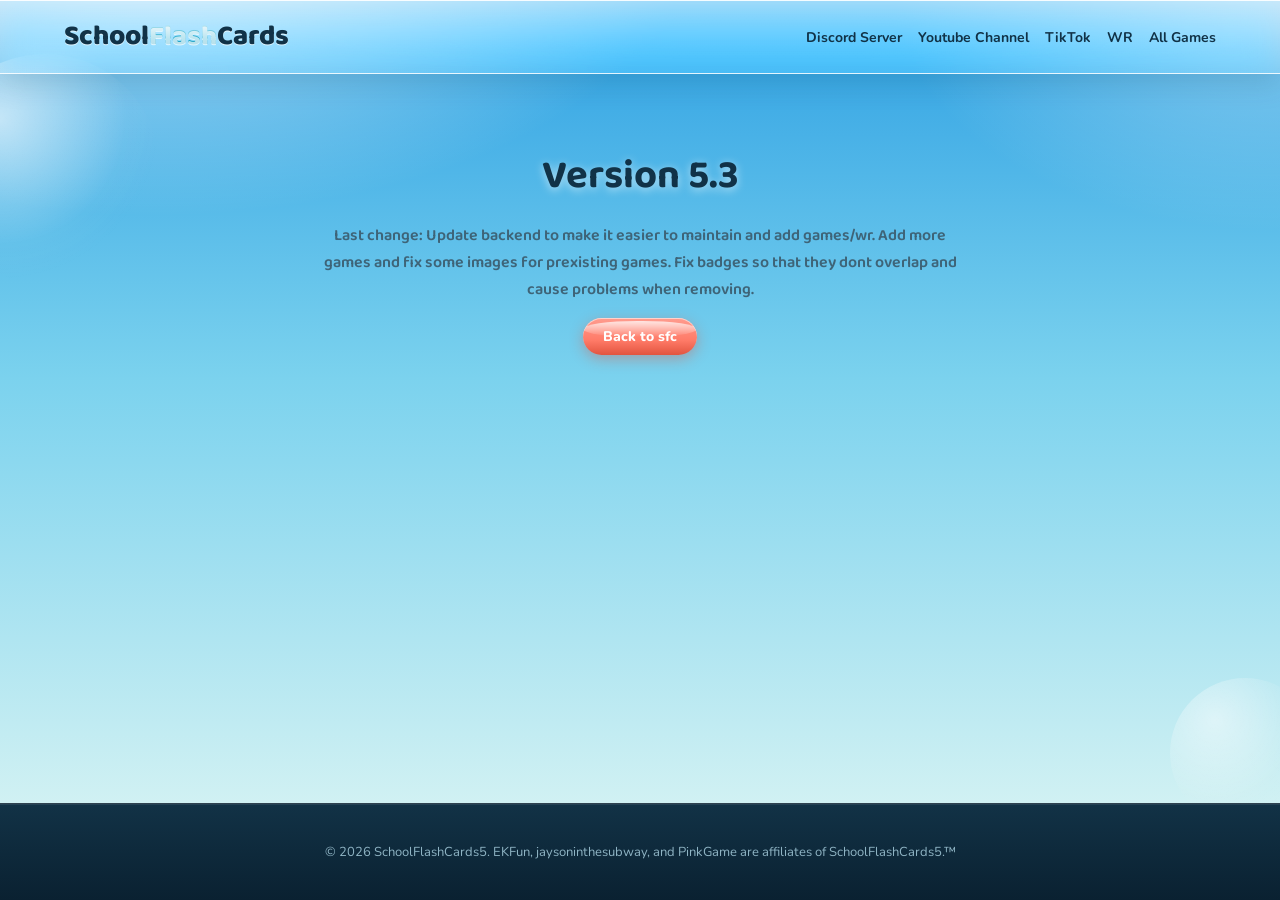
<file: info.html>
<!DOCTYPE HTML>
<html lang="en">
<head>
    <meta charset="UTF-8">
    <meta name="viewport" content="width=device-width, initial-scale=1.0">
    <title>SchoolFlashCards5 - Info</title>
    <link rel="shortcut icon" href="logo.png" />
    <link rel="stylesheet" href="aero.css" />

    <style>
        /* ---- page-only rules: info page specifics ---- */
        body{ display:flex; flex-direction:column; min-height:100vh; }

        .infostuff{
            position:relative; z-index:1;
            display:flex; flex-direction:column; align-items:center;
            justify-content:flex-start; text-align:center;
            padding:70px 24px; flex:1; gap:14px;
        }
        .infostuff h1{ font-size:40px; color:var(--dark); text-shadow:0 2px 10px rgba(255,255,255,.6); }
        .infostuff h3{ font-weight:600; font-size:16px; max-width:640px; line-height:1.7; color:var(--ink-soft); }
    </style>
</head>

<body>

    <header>
        <div class="container">
            <div class="header-content">
                <a href="games" class="logo">School<span>Flash</span>Cards</a>

                <nav>
                    <ul>
                        <li><a href="https://discord.gg/GnVUkcsfMw">Discord Server</a></li>
                        <li><a href="https://www.youtube.com/@SFC3GH">Youtube Channel</a></li>
                        <li><a href="https://www.tiktok.com/@schoolflashcards3_gh">TikTok</a></li>
                        <li><a href="wr">WR</a></li>
                        <li><a href="games">All Games</a></li>
                    </ul>
                </nav>
            </div>
        </div>
    </header>

    <div class="infostuff">
        <h1>Version 5.3</h1>
        <h3>Last change: Update backend to make it easier to maintain and add games/wr. Add more games and fix some images for prexisting games. Fix badges so that they dont overlap and cause problems when removing.</h3>
        <button class="play-btn" onclick="window.location.href='games';">Back to sfc</button>
    </div>

    <footer>
        <div class="container">
            <p class="copyright">
                © 2026 SchoolFlashCards5. EKFun, jaysoninthesubway, and PinkGame are affiliates of SchoolFlashCards5.™
            </p>
        </div>
    </footer>

</body>
</html>
</file>
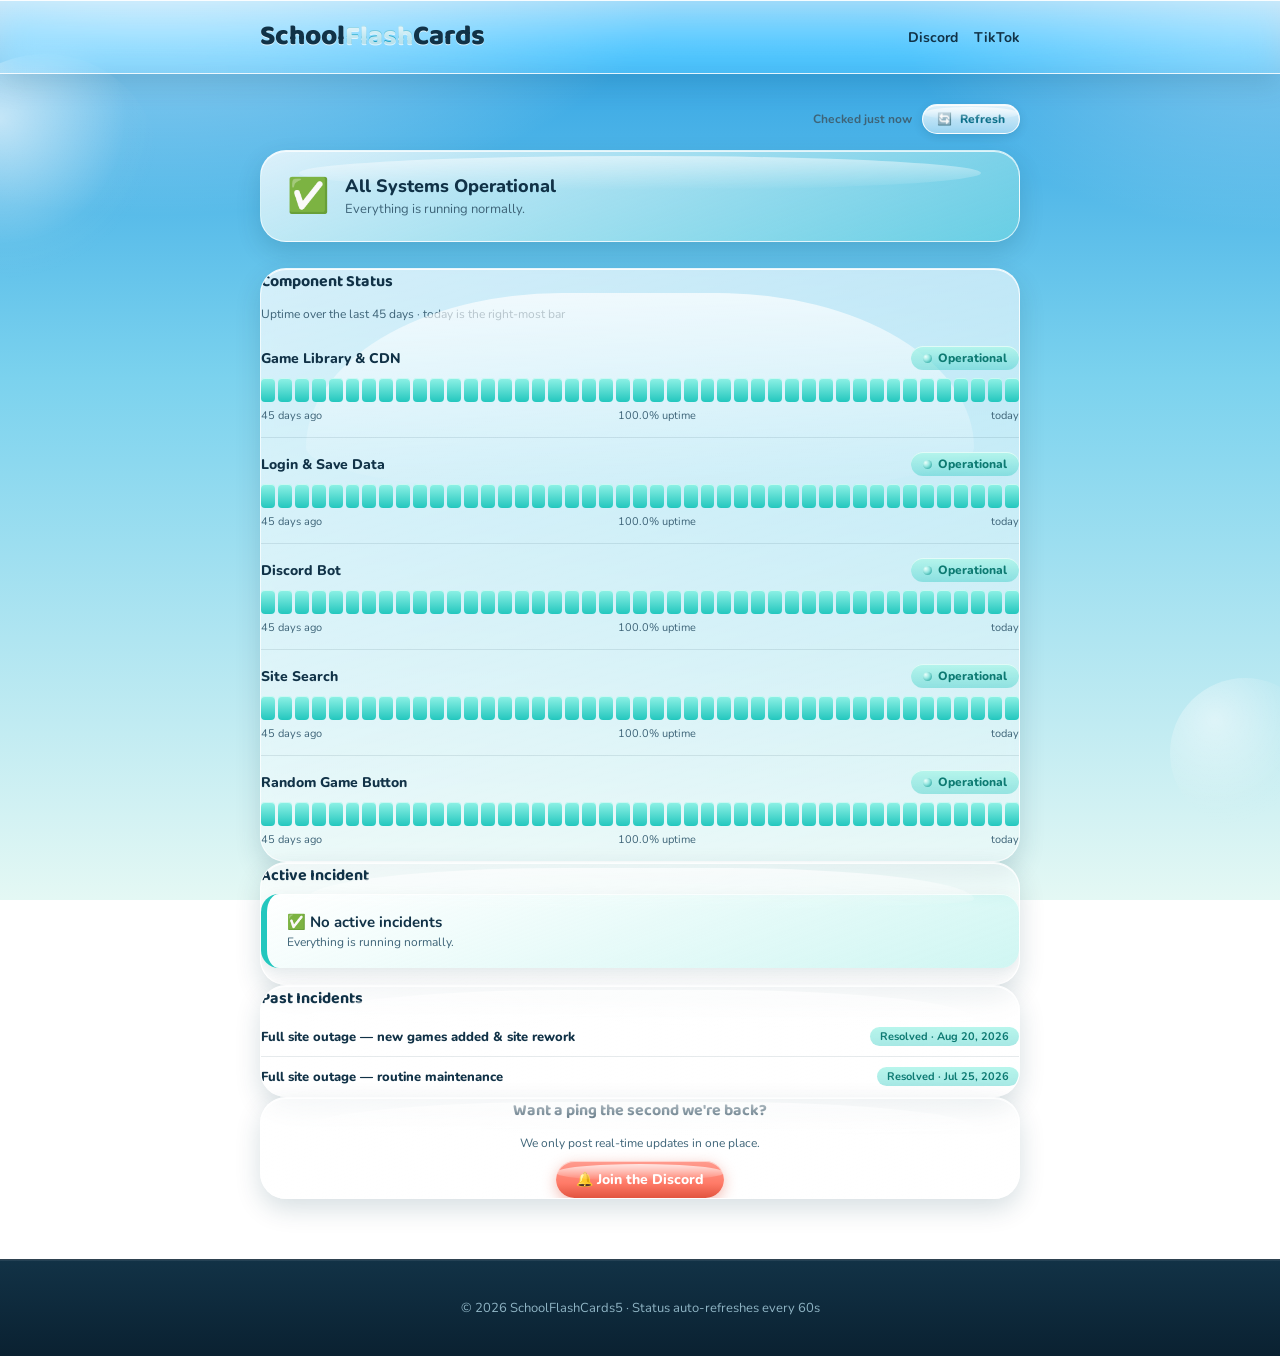
<file: status.html>
<!DOCTYPE html>
<html lang="en">
<head>
<meta charset="UTF-8"/>
<meta name="viewport" content="width=device-width, initial-scale=1.0" />
<title>SchoolFlashCards5 - System Status</title>
<link rel="icon" href="data:image/svg+xml,<svg xmlns='http://www.w3.org/2000/svg' viewBox='0 0 100 100'><text y='.9em' font-size='90'>%F0%9F%94%A7</text></svg>">
<link rel="stylesheet" href="aero.css" />
<style>
    /* ---- page-only rules: status page specifics ---- */
    .container{ width:92%; max-width:760px; }
    main{ position:relative; z-index:1; padding:30px 0 60px; }

    .last-checked{
        display:flex; align-items:center; justify-content:flex-end; gap:10px;
        font-size:12px; color:var(--ink-soft); font-weight:700; margin-bottom:16px;
    }
    .refresh-btn{ font-size:12px; padding:6px 14px; }
    .refresh-icon{ display:inline-block; transition:transform .5s; }
    .refresh-icon.spin{ transform:rotate(360deg); }

    .overall-banner{
        position:relative; overflow:hidden;
        border-radius: var(--r-lg); padding:22px 26px; margin-bottom:26px;
        display:flex; align-items:center; gap:16px;
        border:1px solid rgba(255,255,255,.7);
        box-shadow: 0 10px 24px rgba(8,55,75,.16), inset 0 1px 0 rgba(255,255,255,.75);
    }
    .overall-banner::after{
        content:""; position:absolute; left:5%; right:5%; top:5%; height:38%;
        background: linear-gradient(180deg, rgba(255,255,255,.55), rgba(255,255,255,0));
        border-radius:50%; pointer-events:none;
    }
    .overall-banner.state-maintenance{ background: linear-gradient(160deg, rgba(255,255,255,.82), rgba(255,222,89,.4)); }
    .overall-banner.state-operational{ background: linear-gradient(160deg, rgba(255,255,255,.78), rgba(120,230,220,.4)); }
    .overall-banner.state-outage{ background: linear-gradient(160deg, rgba(255,255,255,.82), rgba(255,123,104,.4)); }
    .overall-icon{ font-size:34px; position:relative; z-index:1; }
    .overall-title{ font-size:18px; font-weight:800; margin-bottom:2px; position:relative; z-index:1; }
    .overall-sub{ font-size:13px; color:var(--ink-soft); position:relative; z-index:1; }

    .card h2{ font-size:16px; margin-bottom:6px; }
    .card .card-sub{ font-size:12px; color:var(--ink-soft); margin-bottom:10px; }

    .component-row{ padding:14px 0; border-bottom:1px solid rgba(17,50,71,.1); position:relative; z-index:1; }
    .component-row:last-child{ border-bottom:none; }
    .component-top{ display:flex; justify-content:space-between; align-items:center; flex-wrap:wrap; gap:8px; margin-bottom:8px; }
    .component-name{ font-weight:800; font-size:14px; }

    .status-badge{
        display:inline-flex; align-items:center; gap:6px; font-size:12px; font-weight:800;
        padding:4px 12px; border-radius: var(--r-pill);
        box-shadow: inset 0 1px 0 rgba(255,255,255,.6);
    }
    .status-badge.operational{ background: linear-gradient(180deg, rgba(180,245,235,.95), rgba(35,199,190,.4)); color:#0d7a72; }
    .status-badge.maintenance{ background: linear-gradient(180deg, rgba(255,240,180,.95), rgba(255,222,89,.45)); color:#8a6d00; }
    .status-badge.outage{ background: linear-gradient(180deg, rgba(255,200,190,.95), rgba(255,123,104,.45)); color:#b23324; }

    .status-dot{ width:9px; height:9px; border-radius:50%; display:inline-block; box-shadow: inset -1px -1px 2px rgba(0,0,0,.15); }
    .status-dot.operational{ background: radial-gradient(circle at 30% 30%, #eafffb, var(--primary)); }
    .status-dot.maintenance{ background: radial-gradient(circle at 30% 30%, #fff6d0, var(--accent)); }
    .status-dot.outage{ background: radial-gradient(circle at 30% 30%, #ffe1da, var(--button)); }
    .status-dot.pulse{ animation:pulse 1.6s ease-in-out infinite; }
    @keyframes pulse{
        0%,100%{ box-shadow:0 0 0 0 rgba(17,50,71,.18); }
        50%{ box-shadow:0 0 0 5px rgba(17,50,71,0); }
    }

    .uptime-row{ display:flex; gap:3px; margin-bottom:6px; }
    .uptime-cell{ flex:1; height:24px; border-radius:4px; cursor:default; box-shadow: inset 0 1px 0 rgba(255,255,255,.55); }
    .uptime-cell.operational{ background: linear-gradient(180deg, #8ff2e6, var(--primary)); }
    .uptime-cell.maintenance{ background: linear-gradient(180deg, #fff0ad, var(--accent)); }
    .uptime-cell.outage{ background: linear-gradient(180deg, #ffb3a3, var(--button)); }

    .uptime-meta{ display:flex; justify-content:space-between; font-size:11px; color:var(--ink-soft); }

    .incident-card{
        position:relative; overflow:hidden;
        border-left:6px solid var(--accent);
        background: linear-gradient(160deg, rgba(255,255,255,.88), rgba(255,240,180,.4));
        border-radius: var(--r-md);
        padding:18px 20px; margin-bottom:16px;
        box-shadow: 0 6px 16px rgba(8,55,75,.12), inset 0 1px 0 rgba(255,255,255,.7);
    }
    .incident-title{ font-size:15px; font-weight:700; margin-bottom:2px; }
    .incident-sub{ font-size:12px; color:var(--ink-soft); margin-bottom:14px; }
    .timeline-entry{ display:flex; gap:12px; margin-bottom:12px; }
    .timeline-entry:last-child{ margin-bottom:0; }
    .timeline-time{ font-size:11px; color:var(--ink-soft); min-width:76px; padding-top:2px; }
    .timeline-body strong{ display:block; font-size:13px; margin-bottom:2px; }
    .timeline-body p{ font-size:13px; color:var(--ink-soft); line-height:1.4; }

    .past-incidents details{ border-top:1px solid rgba(17,50,71,.1); padding:10px 0; }
    .past-incidents details:first-of-type{ border-top:none; }
    .past-incidents summary{
        cursor:pointer; font-size:13px; font-weight:800; display:flex; justify-content:space-between;
        align-items:center; list-style:none;
    }
    .past-incidents summary::-webkit-details-marker{ display:none; }
    .past-incidents summary .resolved-tag{
        font-size:11px; font-weight:700;
        background: linear-gradient(180deg, rgba(180,245,235,.95), rgba(35,199,190,.4)); color:#0d7a72;
        padding:2px 10px; border-radius: var(--r-pill);
    }
    .past-incidents p{ font-size:12px; color:var(--ink-soft); margin-top:8px; line-height:1.5; }

    .subscribe-card{ text-align:center; }

    footer p{ font-size:13px; color:#8fb4c4; }

    @media (max-width:600px){
        .header-content{ flex-direction:column; text-align:center; }
        .overall-banner{ flex-direction:column; text-align:center; }
        .last-checked{ justify-content:center; }
    }
</style>
</head>
<body>

<header>
    <div class="container">
        <div class="header-content">
            <a href="games.html" class="logo">School<span>Flash</span>Cards</a>
            <nav>
                <ul>
                    <li><a href="https://discord.gg/GnVUkcsfMw" target="_blank">Discord</a></li>
                    <li><a href="https://www.tiktok.com/@schoolflashcards" target="_blank">TikTok</a></li>
                </ul>
            </nav>
        </div>
    </div>
</header>

<main>
    <div class="container">

        <div class="last-checked">
            <span id="lastCheckedText">Checked just now</span>
            <button class="refresh-btn" id="refreshBtn"><span class="refresh-icon" id="refreshIcon">🔄</span> Refresh</button>
        </div>

        <div class="overall-banner" id="overallBanner">
            <div class="overall-icon" id="overallIcon">✅</div>
            <div>
                <div class="overall-title" id="overallTitle">All Systems Operational</div>
                <div class="overall-sub" id="overallSub">Everything is running normally.</div>
            </div>
        </div>

        <div class="card">
            <h2>Component Status</h2>
            <p class="card-sub">Uptime over the last 45 days · today is the right-most bar</p>
            <div id="componentsList"></div>
        </div>

        <div class="card">
            <h2>Active Incident</h2>
            <div id="activeIncident"></div>
        </div>

        <div class="card past-incidents">
            <h2>Past Incidents</h2>
            <div id="pastIncidents"></div>
        </div>

        <div class="card subscribe-card">
            <h2>Want a ping the second we're back?</h2>
            <p class="card-sub">We only post real-time updates in one place.</p>
            <a class="discord-btn" href="https://discord.gg/GnVUkcsfMw" target="_blank">🔔 Join the Discord</a>
        </div>

    </div>
</main>

<footer>
    <div class="container">
        <p>© 2026 SchoolFlashCards5 · Status auto-refreshes every 60s</p>
    </div>
</footer>

<script>
(function(){
    const DAY_MS = 24 * 60 * 60 * 1000;

    // ---- Components ----
    // status: 'operational' | 'maintenance' | 'outage'
    //
    // Everything defaults to "operational". To flag something as down or
    // under maintenance, change its status AND add an "until" date/time.
    // Once that date/time passes, this page automatically treats it as
    // "operational" again on its own — you never have to remember to
    // change it back.
    //
    // "until" format: new Date(year, monthIndex, day, hour, minute)
    //   monthIndex is 0-based: Jan=0, Feb=1, ... Aug=7, Sep=8, ... Dec=11
    //   Example — mark the game library down until 6:00 PM on Sept 2, 2026:
    //   { name: "Game Library & CDN", status: "maintenance", until: new Date(2026, 8, 2, 18, 0) }
    const components = [
        { name: "Game Library & CDN", status: "operational" },
        { name: "Login & Save Data",  status: "operational" },
        { name: "Discord Bot",        status: "operational" },
        { name: "Site Search",        status: "operational" },
        { name: "Random Game Button", status: "operational" }
    ];

    function getEffectiveStatus(component){
        if (component.until && Date.now() >= component.until.getTime()){
            return "operational"; // the "until" date has passed — auto-revert
        }
        return component.status;
    }

    const statusLabel = {
        operational: "Operational",
        maintenance: "Under Maintenance",
        outage: "Down"
    };

    // Real fixed dates — the whole site was down on both of these days
    const FULL_SITE_OUTAGES = [
        new Date(2026, 7, 20),  // August 20, 2026
        new Date(2026, 6, 25)   // July 25, 2026
    ];
    function isSameDay(a, b){
        return a.getFullYear() === b.getFullYear() && a.getMonth() === b.getMonth() && a.getDate() === b.getDate();
    }

    function buildUptimeRow(component, index){
        const days = 45;
        let cellsHtml = "";
        let upCount = 0;

        for (let i = 0; i < days; i++){
            const dayOffset = days - 1 - i;
            const isToday = dayOffset === 0;
            const cellDate = new Date(Date.now() - dayOffset * DAY_MS);
            const isFullOutageDay = FULL_SITE_OUTAGES.some(d => isSameDay(d, cellDate));
            let state = "operational";

            if (isFullOutageDay){
                state = "outage";
            } else if (isToday){
                state = getEffectiveStatus(component);
            }

            if (state === "operational") upCount++;

            const dateStr = cellDate.toLocaleDateString(undefined, { month: "short", day: "numeric" });

            cellsHtml += `<div class="uptime-cell ${state}" title="${dateStr} · ${statusLabel[state]}"></div>`;
        }

        const pct = ((upCount / days) * 100).toFixed(1);
        return { cellsHtml, pct };
    }

    function renderComponents(){
        const list = document.getElementById("componentsList");
        list.innerHTML = components.map((c, i) => {
            const { cellsHtml, pct } = buildUptimeRow(c, i);
            const effective = getEffectiveStatus(c);
            const pulse = effective !== "operational" ? "pulse" : "";
            return `
                <div class="component-row">
                    <div class="component-top">
                        <span class="component-name">${c.name}</span>
                        <span class="status-badge ${effective}">
                            <span class="status-dot ${effective} ${pulse}"></span>
                            ${statusLabel[effective]}
                        </span>
                    </div>
                    <div class="uptime-row">${cellsHtml}</div>
                    <div class="uptime-meta">
                        <span>45 days ago</span>
                        <span>${pct}% uptime</span>
                        <span>today</span>
                    </div>
                </div>`;
        }).join("");
    }

    // ---- Active incident, generated automatically from component status ----
    // Nothing to edit here — this reflects whatever is set in the
    // `components` array above, and clears itself once an "until" date passes.
    function renderActiveIncident(){
        const affected = components
            .map(c => ({ c, effective: getEffectiveStatus(c) }))
            .filter(x => x.effective !== "operational");

        const container = document.getElementById("activeIncident");

        if (affected.length === 0){
            container.innerHTML = `
                <div class="incident-card" style="border-left-color:var(--primary); background:linear-gradient(160deg, rgba(255,255,255,.88), rgba(120,230,220,.35));">
                    <div class="incident-title">✅ No active incidents</div>
                    <div class="incident-sub" style="margin-bottom:0;">Everything is running normally.</div>
                </div>`;
            return;
        }

        container.innerHTML = affected.map(({ c, effective }) => {
            const untilText = c.until
                ? `Auto-resolves ${c.until.toLocaleString(undefined, { month: "short", day: "numeric", hour: "numeric", minute: "2-digit" })}`
                : "No auto-resolve time set yet.";
            return `
                <div class="incident-card">
                    <div class="incident-title">${c.name} — ${statusLabel[effective]}</div>
                    <div class="incident-sub" style="margin-bottom:0;">${untilText}</div>
                </div>`;
        }).join("");
    }

    // ---- Past incidents (dates computed relative to today) ----
    function renderPastIncidents(){
        const incidents = [
            { date: FULL_SITE_OUTAGES[0], title: "Full site outage — new games added &amp; site rework", detail: "The entire site was taken offline to add a batch of new games and rework parts of the site. Back online once everything shipped." },
            { date: FULL_SITE_OUTAGES[1], title: "Full site outage — routine maintenance",                 detail: "Standard scheduled maintenance, nothing out of the ordinary going on. Site was back online shortly after." }
        ];

        const html = incidents.map(inc => {
            const dateStr = inc.date.toLocaleDateString(undefined, { month: "short", day: "numeric", year: "numeric" });
            return `
                <details>
                    <summary>
                        <span>${inc.title}</span>
                        <span class="resolved-tag">Resolved · ${dateStr}</span>
                    </summary>
                    <p>${inc.detail}</p>
                </details>`;
        }).join("");

        document.getElementById("pastIncidents").innerHTML = html;
    }

    // ---- Overall banner, generated automatically from component status ----
    function renderOverallBanner(){
        const banner = document.getElementById("overallBanner");
        const icon = document.getElementById("overallIcon");
        const title = document.getElementById("overallTitle");
        const sub = document.getElementById("overallSub");

        const affected = components
            .map(c => ({ c, effective: getEffectiveStatus(c) }))
            .filter(x => x.effective !== "operational");

        banner.classList.remove("state-operational", "state-maintenance", "state-outage");

        if (affected.length === 0){
            banner.classList.add("state-operational");
            icon.textContent = "✅";
            title.textContent = "All Systems Operational";
            sub.textContent = "Everything is running normally.";
            return;
        }

        const names = affected.map(x => x.c.name).join(", ");
        if (affected.some(x => x.effective === "outage")){
            banner.classList.add("state-outage");
            icon.textContent = "🚨";
            title.textContent = "Partial Outage";
        } else {
            banner.classList.add("state-maintenance");
            icon.textContent = "🛠️";
            title.textContent = "Scheduled Maintenance In Progress";
        }
        sub.textContent = `${names} affected — everything else is running normally.`;
    }

    // ---- Live "last checked" ticker ----
    let lastCheckedAt = Date.now();
    function tickLastChecked(){
        const secs = Math.floor((Date.now() - lastCheckedAt) / 1000);
        const el = document.getElementById("lastCheckedText");
        if (secs < 5) el.textContent = "Checked just now";
        else if (secs < 60) el.textContent = `Checked ${secs}s ago`;
        else el.textContent = `Checked ${Math.floor(secs / 60)}m ago`;
    }

    function refreshAll(){
        lastCheckedAt = Date.now();
        tickLastChecked();
        renderComponents();
        renderOverallBanner();
        renderActiveIncident();
    }

    document.getElementById("refreshBtn").addEventListener("click", function(){
        const icon = document.getElementById("refreshIcon");
        icon.classList.add("spin");
        setTimeout(() => icon.classList.remove("spin"), 500);
        refreshAll();
    });

    renderComponents();
    renderOverallBanner();
    renderActiveIncident();
    renderPastIncidents();
    tickLastChecked();
    setInterval(tickLastChecked, 1000);
    setInterval(refreshAll, 60000);
})();
</script>

</body>
</html>
</file>
<file: aero.css>
/* ============================================================
   SchoolFlashCards5 — "Frutiger Aero" shared design system
   Linked from games.html, status.html, info.html, and wr.html.

   Every class name a page's own JavaScript builds at runtime
   (game-card, awardshii-btn, status-badge, wr-records h2, etc.)
   keeps its original name here — only the look underneath it
   changed. Nothing in this file should require touching the
   Firebase/Firestore or status-generator scripts.
   ============================================================ */

@import url('https://fonts.googleapis.com/css2?family=Baloo+2:wght@600;700;800&family=Nunito:wght@400;600;700;800&display=swap');

:root{
  /* sky + water, the Aero backdrop */
  --sky-top:     #2C9FE3;
  --sky-mid:     #7BD2EE;
  --sky-bottom:  #E4F8F4;

  /* brand accents — same roles as the old palette, glossier hues */
  --primary:     #23C7BE;   /* aero teal   (was #4ECDC4) */
  --secondary:   #1AA7CB;   /* deep aqua   (was #4ECDC4) */
  --accent:      #FFDE59;   /* sun yellow  (was #FFE66D) */
  --button:      #FF7B68;   /* coral       (was #FF6B6B) */
  --leaf:        #7ED957;   /* meadow green, "new" badges */
  --dark:        #113247;   /* marine ink  (was #292F36) */
  --light:       #EEFBFB;   /* pale aqua-white (was #F7FFF7) */
  --ink-soft:    #3E6478;   /* secondary text on glass */
  --ink-link:    #0C6F89;   /* link / hover blue */

  --r-lg: 26px;
  --r-md: 18px;
  --r-sm: 12px;
  --r-pill: 999px;
}

*{ box-sizing:border-box; }
html{ scroll-behavior:smooth; }

body{
  margin:0;
  min-height:100vh;
  color:var(--dark);
  font-family:'Nunito', 'Trebuchet MS', sans-serif;
  background:
    radial-gradient(900px 480px at 12% -8%, rgba(255,255,255,.65), transparent 60%),
    radial-gradient(700px 420px at 100% 0%, rgba(255,255,255,.4), transparent 55%),
    linear-gradient(180deg, var(--sky-top) 0%, var(--sky-mid) 42%, var(--sky-bottom) 100%);
  background-attachment: fixed;
  position:relative;
  overflow-x:hidden;
}

h1,h2,h3,h4{ font-family:'Baloo 2', 'Trebuchet MS', sans-serif; font-weight:700; margin:0; }
button, input, select, textarea{ font-family:'Nunito', sans-serif; }

/* ---------- floating background bubbles (decorative, non-interactive) --- */
body::before, body::after{
  content:"";
  position:fixed;
  z-index:0;
  pointer-events:none;
  border-radius:50%;
  background: radial-gradient(circle at 30% 28%, rgba(255,255,255,.95), rgba(255,255,255,.05) 55%, transparent 70%);
}
body::before{ width:230px; height:230px; top:6%;  left:-70px;  animation: bob-a 17s ease-in-out infinite; opacity:.65; }
body::after { width:150px; height:150px; bottom:8%; right:-40px; animation: bob-b 14s ease-in-out infinite; opacity:.5; }
@keyframes bob-a{ 0%,100%{ transform:translateY(0); } 50%{ transform:translateY(-34px); } }
@keyframes bob-b{ 0%,100%{ transform:translateY(0); } 50%{ transform:translateY(26px); } }

.container{ width:90%; max-width:1200px; margin:0 auto; position:relative; z-index:1; }

/* ==================== HEADER (frosted glass bar) ==================== */
header{
  background: linear-gradient(180deg, rgba(255,255,255,.6), rgba(255,255,255,.18));
  backdrop-filter: blur(16px) saturate(150%);
  -webkit-backdrop-filter: blur(16px) saturate(150%);
  border-bottom: 1px solid rgba(255,255,255,.7);
  box-shadow: 0 8px 30px rgba(8,55,75,.16), inset 0 1px 0 rgba(255,255,255,.9);
  padding: 14px 0;
  position: relative;
  z-index: 6;
}
.header-content{ display:flex; justify-content:space-between; align-items:center; gap:20px; }
.header-left{ display:flex; align-items:center; gap:15px; flex-shrink:0; }
.header-right{ display:flex; align-items:center; gap:20px; flex-shrink:0; }

.logo{
  position:relative; display:inline-block;
  font-family:'Baloo 2', cursive; font-size:28px; font-weight:800;
  color: var(--dark); text-decoration:none;
  text-shadow: 0 1px 0 rgba(255,255,255,.7);
}
.logo span{
  background: linear-gradient(180deg, #ffffff 10%, var(--secondary) 55%, #0c6f89 100%);
  -webkit-background-clip:text; background-clip:text; color:transparent;
}
.logo .hover-text{
  position:absolute; top:100%; left:0; width:100%; text-align:center;
  font-family:'Nunito', sans-serif; font-size:12px; font-weight:700;
  color:var(--ink-link); opacity:0; transform:translateY(5px);
  transition:opacity .3s ease, transform .3s ease; pointer-events:none; white-space:nowrap;
}
.logo:hover .hover-text{ opacity:1; transform:translateY(0); }
.nt{ position:relative; display:inline-block; font-style:normal; }
.nt s{ text-decoration-thickness:3px; }
.ek{ position:absolute; left:0; top:100%; font-style:normal; }

nav ul{ display:flex; list-style:none; align-items:center; gap:16px; margin:0; padding:0; white-space:nowrap; }
nav ul li a{
  color: var(--dark); text-decoration:none; font-weight:700; font-size:14px;
  padding:6px 0; border-bottom:2px solid transparent; transition: all .25s ease;
}
nav ul li a:hover{ color:var(--ink-link); border-bottom-color: var(--accent); }

/* ==================== GLOSSY "GEL" PILL BUTTONS ====================
   The signature Aero move: a vertical gradient plus a bright highlight
   arc riding the top half, the way light sits on a water droplet. */
.random-game-btn, .suggestions-btn, #cycleBrandBtn, .footer-btn,
.play-btn, .discord-btn, .refresh-btn, .category-btn{
  position:relative; overflow:hidden;
  display:inline-flex; align-items:center; justify-content:center; gap:8px;
  border:none; cursor:pointer; text-decoration:none;
  font-family:'Nunito', sans-serif; font-weight:800; font-size:14px;
  border-radius: var(--r-pill);
  transition: transform .2s ease, box-shadow .2s ease, filter .2s ease;
  user-select:none;
}
.random-game-btn::before, .suggestions-btn::before, #cycleBrandBtn::before, .footer-btn::before,
.play-btn::before, .discord-btn::before, .refresh-btn::before, .category-btn::before{
  content:""; position:absolute; left:0; right:0; top:8%; height:45%;
  background: linear-gradient(180deg, rgba(255,255,255,.75), rgba(255,255,255,0));
  border-radius: 50%; pointer-events:none;
}
.random-game-btn:hover, .suggestions-btn:hover, #cycleBrandBtn:hover, .footer-btn:hover,
.play-btn:hover, .discord-btn:hover, .category-btn:hover{
  transform: translateY(-2px) scale(1.03);
  filter: brightness(1.06);
}
.random-game-btn:active, .suggestions-btn:active, #cycleBrandBtn:active, .footer-btn:active,
.play-btn:active, .discord-btn:active{
  transform: translateY(0) scale(.98);
}

/* dark chrome variant — nav utility buttons */
.random-game-btn, .suggestions-btn, #cycleBrandBtn, .footer-btn{
  padding:9px 18px;
  color: var(--accent);
  background: linear-gradient(180deg, #2f5468, var(--dark) 65%, #0a2130);
  box-shadow: 0 4px 12px rgba(6,35,50,.35), inset 0 1px 0 rgba(255,255,255,.25);
}
.random-game-btn:hover, .suggestions-btn:hover, #cycleBrandBtn:hover, .footer-btn:hover{ color:#fff; }

/* coral CTA variant — play / join actions */
.play-btn, .discord-btn{
  padding:9px 20px;
  color:#fff;
  background: linear-gradient(180deg, #ff9c8f, var(--button) 60%, #e2543f);
  box-shadow: 0 4px 14px rgba(226,84,63,.4), inset 0 1px 0 rgba(255,255,255,.55);
}

/* glass outline variant — quiet actions like refresh / filters */
.refresh-btn, .category-btn{
  padding:6px 16px;
  color:var(--ink-link);
  background: linear-gradient(180deg, rgba(255,255,255,.85), rgba(255,255,255,.45));
  border: 1px solid rgba(255,255,255,.9);
  box-shadow: 0 3px 10px rgba(8,55,75,.14), inset 0 1px 0 rgba(255,255,255,.9);
}
.category-btn.active{
  background: linear-gradient(180deg, #6be0d6, var(--primary));
  color:#fff;
}

/* ==================== SEARCH FIELDS ==================== */
.header-search, .search-bar{ position:relative; }
.header-search input, .search-bar input{
  width:100%; border:1px solid rgba(255,255,255,.85); font-family:inherit;
  border-radius: var(--r-pill);
  background: linear-gradient(180deg, rgba(255,255,255,.92), rgba(255,255,255,.55));
  box-shadow: inset 0 2px 6px rgba(8,55,75,.15), 0 2px 6px rgba(255,255,255,.6);
  color: var(--dark);
}
.header-search input{ padding:8px 15px 8px 15px; font-size:14px; }
.search-bar input{ padding:13px 22px; font-size:16px; }
.header-search input::placeholder, .search-bar input::placeholder{ color:#5c8494; }

.header-search button, .search-bar button{
  position:absolute; top:50%; right:5px; transform:translateY(-50%);
  border:none; border-radius:50%; cursor:pointer; color:#fff;
  background: linear-gradient(180deg, #ff9c8f, var(--button) 70%, #e2543f);
  box-shadow: 0 2px 6px rgba(226,84,63,.5), inset 0 1px 0 rgba(255,255,255,.6);
}
.header-search button{ width:26px; height:26px; font-size:12px; }
.search-bar button{ width:36px; height:36px; }

/* ==================== HERO BAND ==================== */
.hero{
  position:relative; z-index:1;
  padding:40px 0;
  text-align:center; color:#fff;
  background: linear-gradient(180deg, rgba(29,150,190,.32), rgba(29,150,190,.06));
  border-bottom: 1px solid rgba(255,255,255,.35);
}

/* ==================== GLASS CARDS (games, status, incidents) ========== */
.game-card, .card{
  position:relative; overflow:hidden;
  border-radius: var(--r-lg);
  background: linear-gradient(160deg, rgba(255,255,255,.72), rgba(255,255,255,.34));
  border: 1px solid rgba(255,255,255,.75);
  box-shadow: 0 10px 26px rgba(8,55,75,.16), inset 0 1px 0 rgba(255,255,255,.85);
  backdrop-filter: blur(6px);
  -webkit-backdrop-filter: blur(6px);
  transition: transform .3s ease, box-shadow .3s ease;
}
.game-card::after, .card::after{
  content:""; position:absolute; left:6%; right:6%; top:4%; height:34%;
  background: linear-gradient(180deg, rgba(255,255,255,.7), rgba(255,255,255,0));
  border-radius: 50% 50% 60% 60% / 100% 100% 30% 30%;
  pointer-events:none;
}
.game-card:hover{ transform: translateY(-6px); box-shadow: 0 16px 34px rgba(8,55,75,.24), inset 0 1px 0 rgba(255,255,255,.9); }

.game-image{ height:150px; background-color:var(--secondary); background-size:cover; background-position:center; position:relative; z-index:1; }
.game-info{ padding:16px; position:relative; z-index:1; }
.game-info-top{ display:flex; align-items:center; justify-content:space-between; gap:8px; flex-wrap:wrap; margin-bottom:10px; }
.badges-row{ display:flex; gap:6px; flex-wrap:wrap; }
.game-title{ font-family:'Baloo 2', sans-serif; font-size:18px; color:var(--dark); }
.game-description{ font-size:14px; color:var(--ink-soft); margin-bottom:15px; }

/* ==================== BADGES (glossy chips) ==================== */
.awardshii-btn, .hotgames-btn, .fixed-btn{
  position:relative; overflow:hidden;
  display:inline-block; color:#fff; font-weight:800; font-size:13px;
  padding:6px 13px; border-radius: var(--r-pill); white-space:nowrap;
  box-shadow: 0 3px 8px rgba(0,0,0,.18), inset 0 1px 0 rgba(255,255,255,.5);
}
.awardshii-btn::before, .hotgames-btn::before, .fixed-btn::before{
  content:""; position:absolute; left:0; right:0; top:0; height:50%;
  background: linear-gradient(180deg, rgba(255,255,255,.65), rgba(255,255,255,0));
}
.awardshii-btn{ background: linear-gradient(180deg, #b6f19a, var(--leaf) 65%, #4fae2c); }
.hotgames-btn{ background: linear-gradient(180deg, #ff9c8f, #e2453a 65%, #b32c22); }
.fixed-btn{ background: linear-gradient(180deg, #8fe3ff, #2bbcff 65%, #1088c4); }

.status-msg{ grid-column:1/-1; text-align:center; font-size:1.15em; margin:20px 0; color:var(--ink-soft); font-weight:700; }

/* ==================== FOOTER ==================== */
footer{
  position:relative; z-index:1;
  color:#eafcff;
  background: linear-gradient(180deg, #123246, #0a2131);
  padding:26px 0;
  text-align:center;
  border-top: 1px solid rgba(255,255,255,.15);
  box-shadow: inset 0 1px 0 rgba(255,255,255,.08);
}
.copyright{ font-size:13px; color:#8fb4c4; }
.footer-links{ display:flex; justify-content:center; margin-bottom:20px; }
.footer-links a{ color:#eafcff; margin:0 15px; text-decoration:none; }
.footer-links a:hover{ text-decoration:underline; }
footer a{ color:#8fe3ff; }

@media (max-width:768px){
  .header-content{ flex-direction:column; gap:15px; align-items:stretch; }
  .header-left, .header-right{ justify-content:center; flex-wrap:wrap; gap:10px; }
  nav ul{ justify-content:center; flex-wrap:wrap; }
}
</file>
